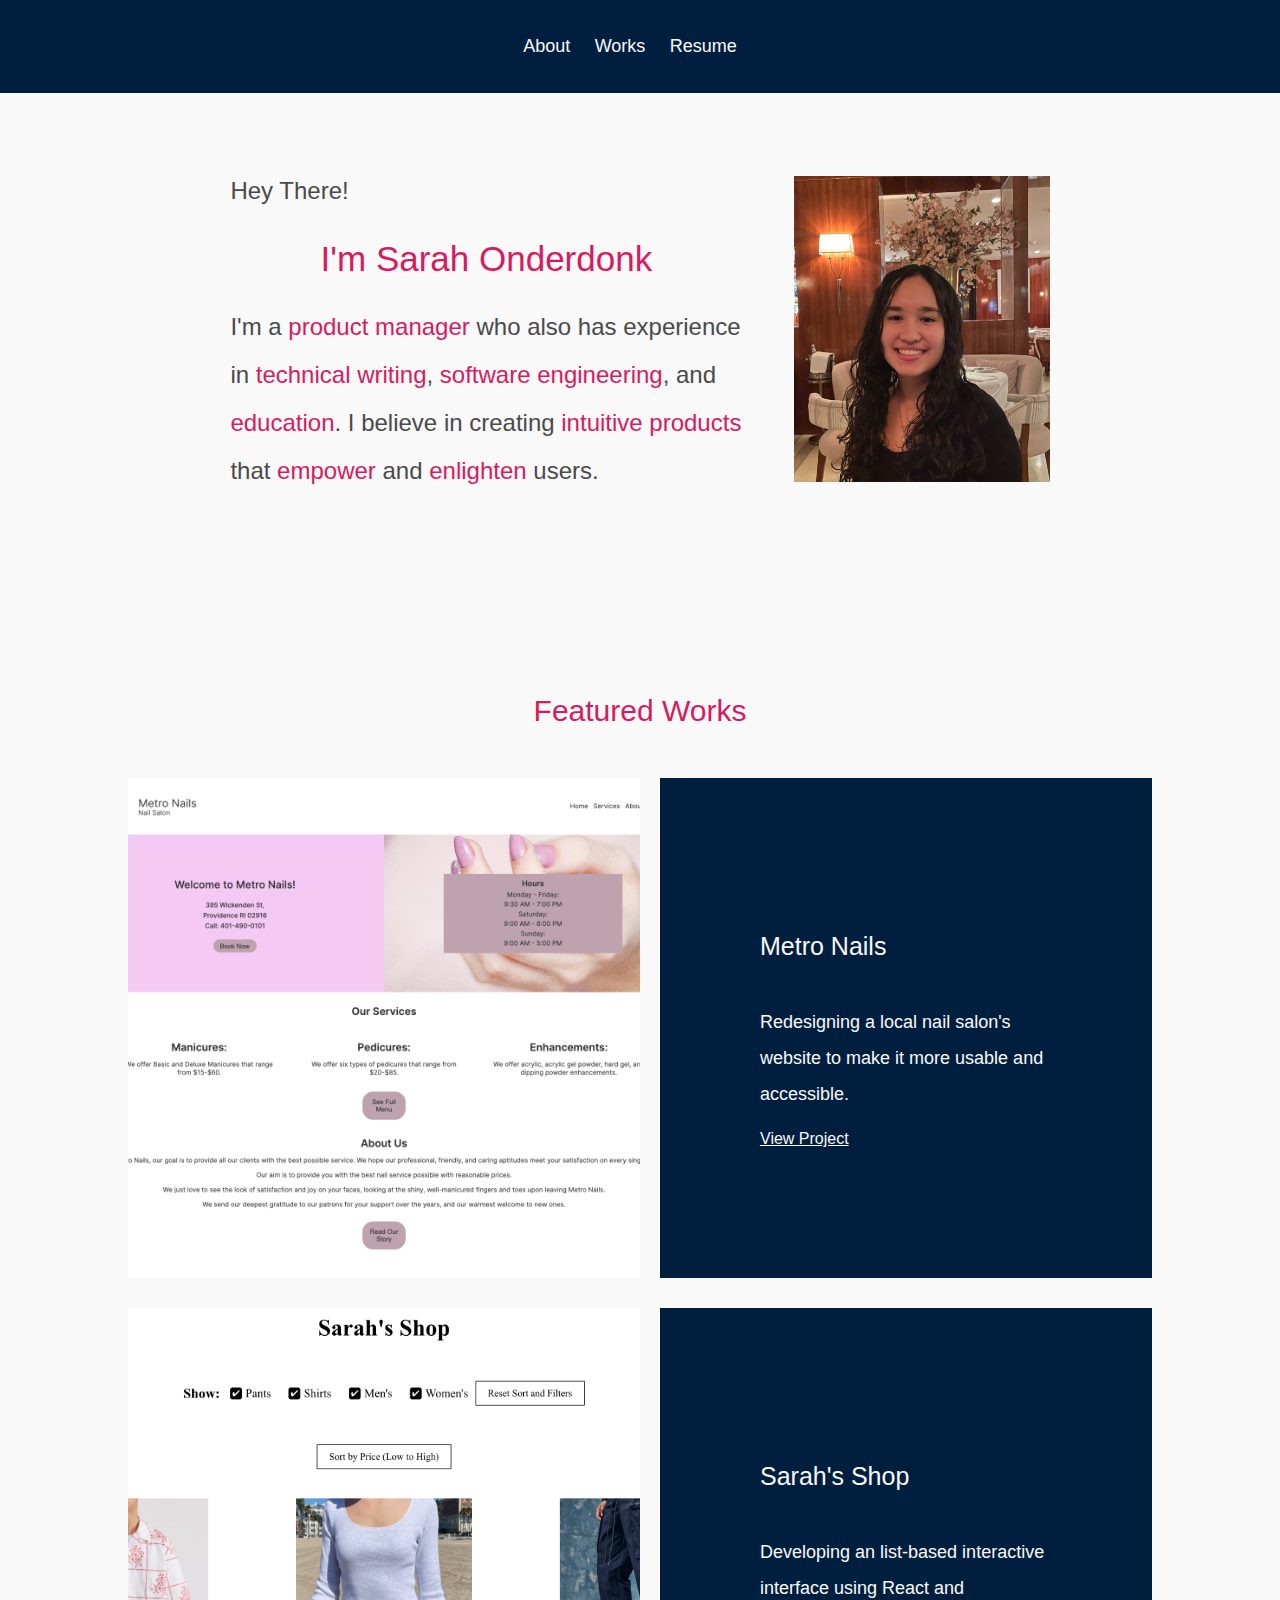
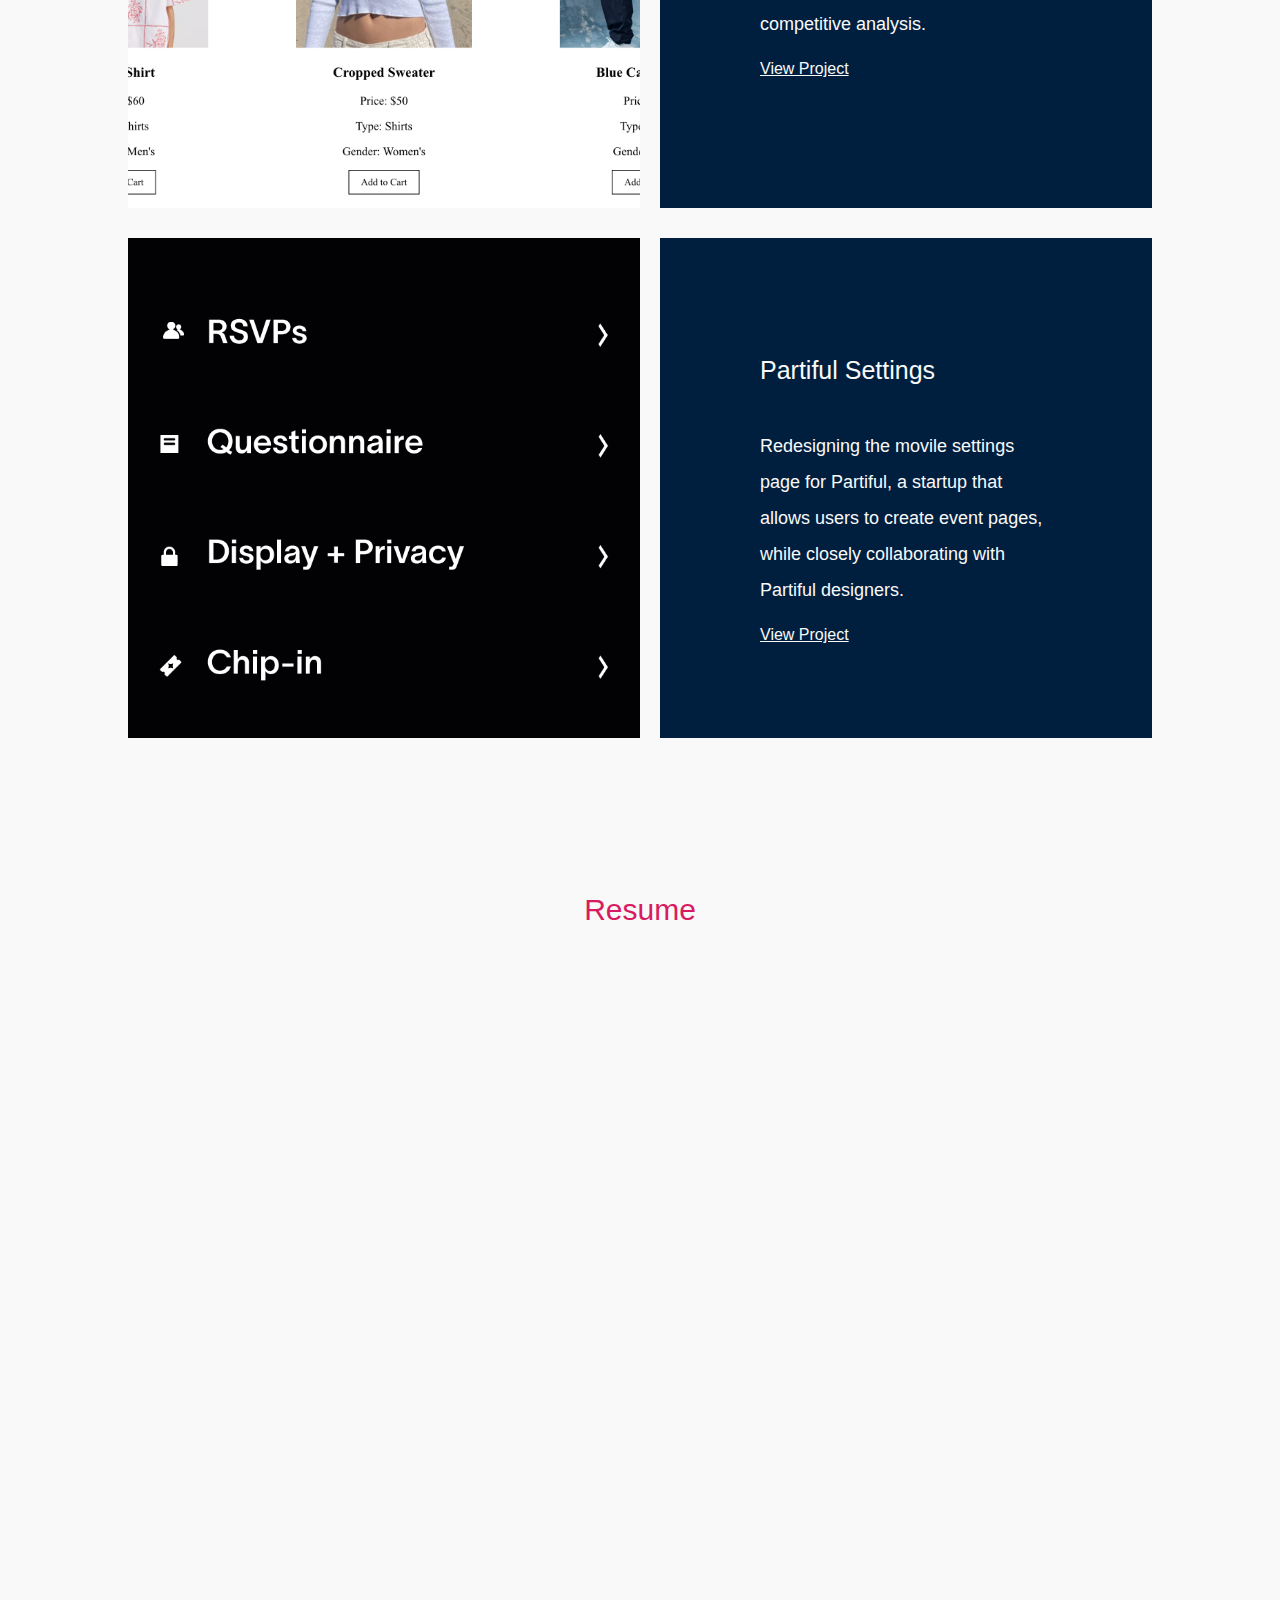
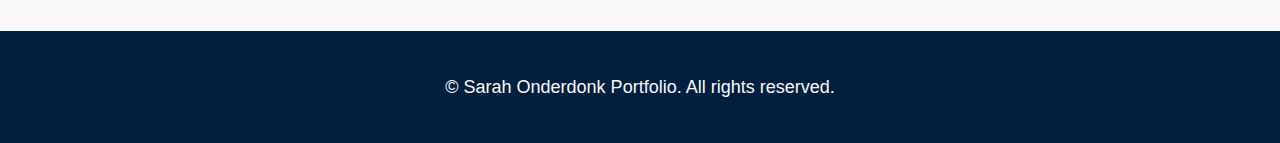
<file: index.html>
<!DOCTYPE html>
<html lang="en">
<head>
    <meta charset="UTF-8">
    <meta name="viewport" content="width=device-width, initial-scale=1.0">
    <link rel="stylesheet" href="styles.css">
    <title>Product Manager Portfolio</title>
</head>
<body>
    <header>
        <nav>
            <ul>
                <li><a href="#about">About</a></li>
                <li><a href="#works">Works</a></li>
                <li><a href="#resume">Resume</a></li>
            </ul>
        </nav>
    </header>
    
    <section id="about">
        <div class="intro">
            <div class="intro-text">
                <p>Hey There!</p>
                <h1>I'm Sarah Onderdonk</h1>
                <p>I'm a <span style="color: #D81B60;">product manager</span> who also has experience in <span style="color: #D81B60;">technical writing</span>, <span style="color: #D81B60;">software engineering</span>, and <span style="color: #D81B60;">education</span>. I believe in creating <span style="color: #D81B60;">intuitive products</span> that <span style="color: #D81B60;">empower</span> and <span style="color: #D81B60;">enlighten </span>users.</p>

            </div>
            <div class="intro-image">
                <img src="./assets/headshot.jpg" alt="Sarah Onderdonk">
            </div>
        </div>
    </section>
    
    <section id="works">
        <h2>Featured Works</h2>
        <div class="work">
            <img src="./assets/my-website.png" alt="Work 1" class="work-image">
            <div class="work-info">
                <h3>Metro Nails</h3>
                <p>Redesigning a local nail salon's website to make it more usable and accessible. </p>
                <a href="work1.html">View Project</a>
            </div>
        </div>
        <div class="work">
            <img src="./assets/sarahs-shop.png" alt="Work 2" class="work-image">
            <div class="work-info">
                <h3>Sarah's Shop</h3>
                <p>Developing an list-based interactive interface using React and competitive analysis. </p>
                <a href="work2.html">View Project</a>
            </div>
        </div>
        <div class="work">
            <img src="./assets/hifi1.png" alt="Work 3" class="work-image">
            <div class="work-info">
                <h3>Partiful Settings</h3>
                <p>Redesigning the movile settings page for Partiful, a startup that allows users to create event pages, while closely collaborating with Partiful designers.</p>
                <a href="work3.html">View Project</a>
            </div>
        </div>
    </section>
    
    <section id="resume">
        <h2>Resume</h2>
        <iframe src="./assets/resume.pdf" width="100%" height="600px"></iframe>
    </section>

    <footer>
        <p style="color: #f9f9f9;">&copy; Sarah Onderdonk Portfolio. All rights reserved.</p>
    </footer>
</body>
</html>
</file>
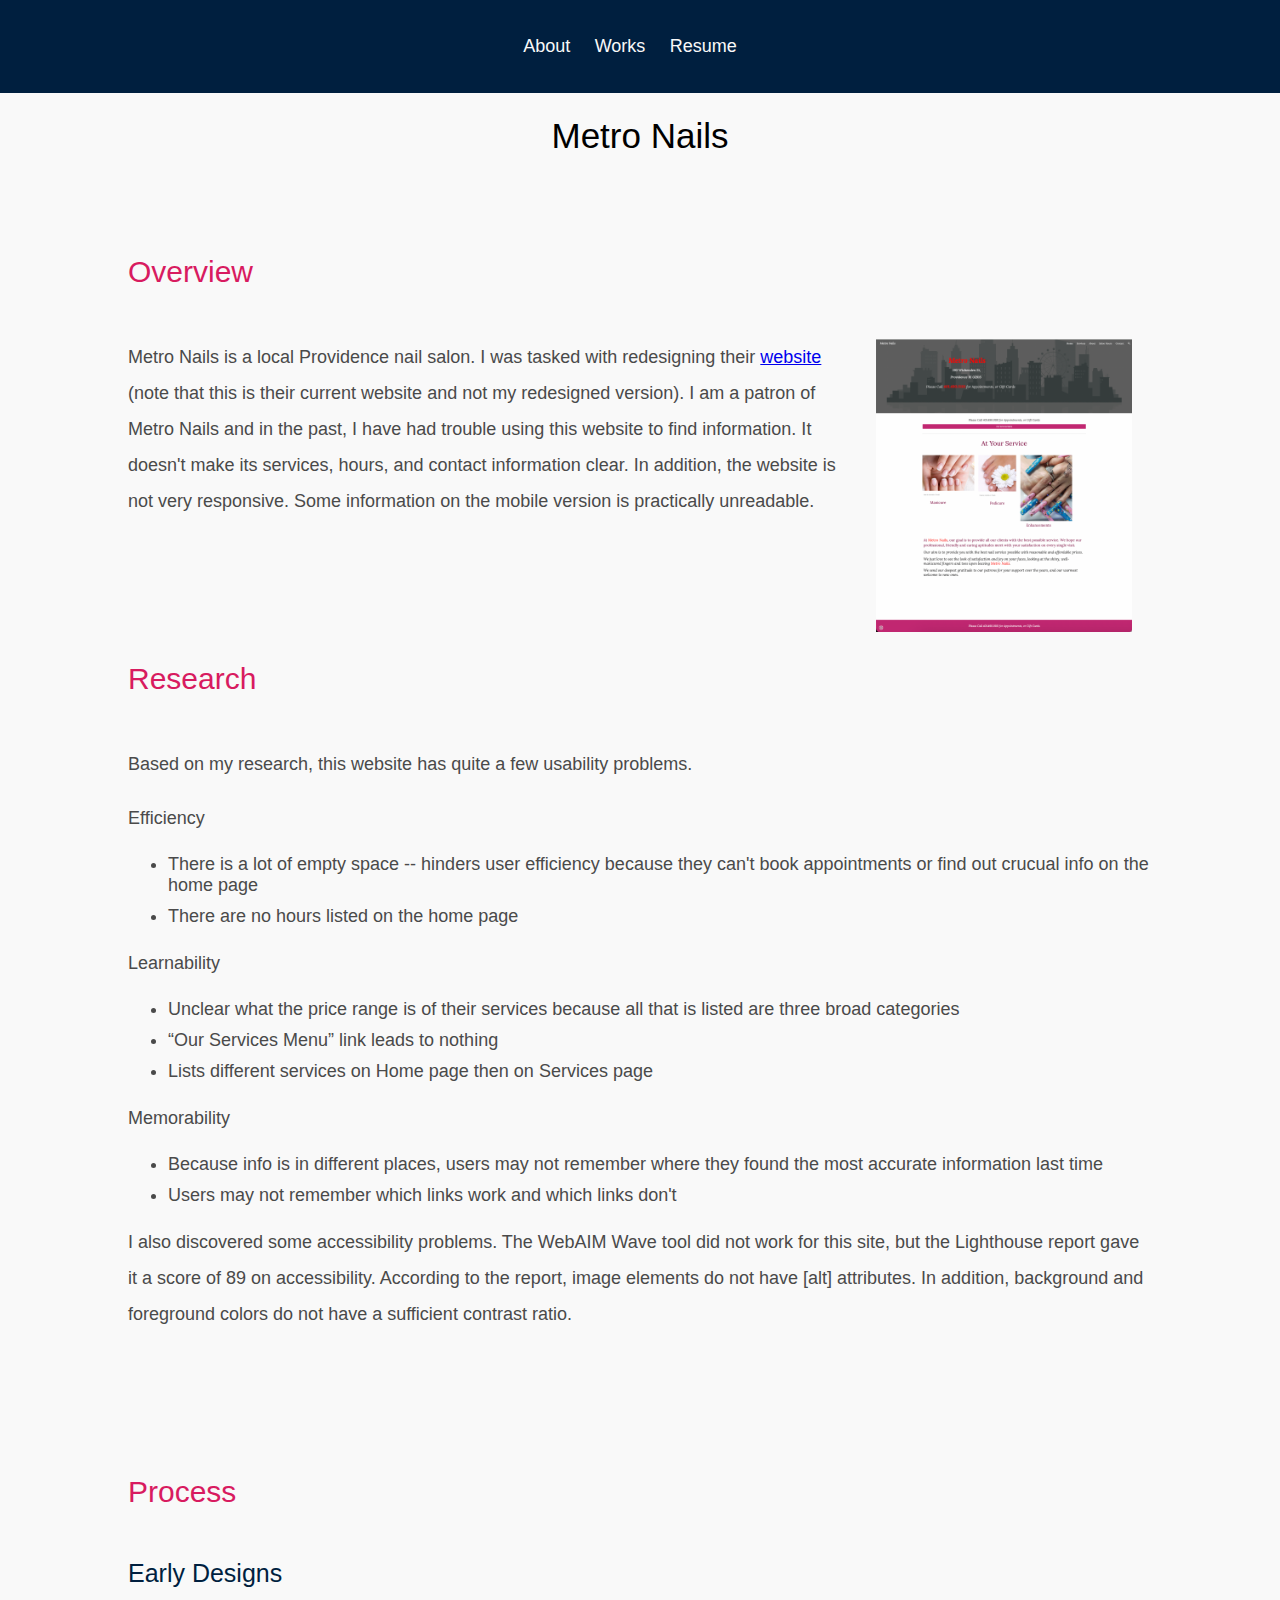
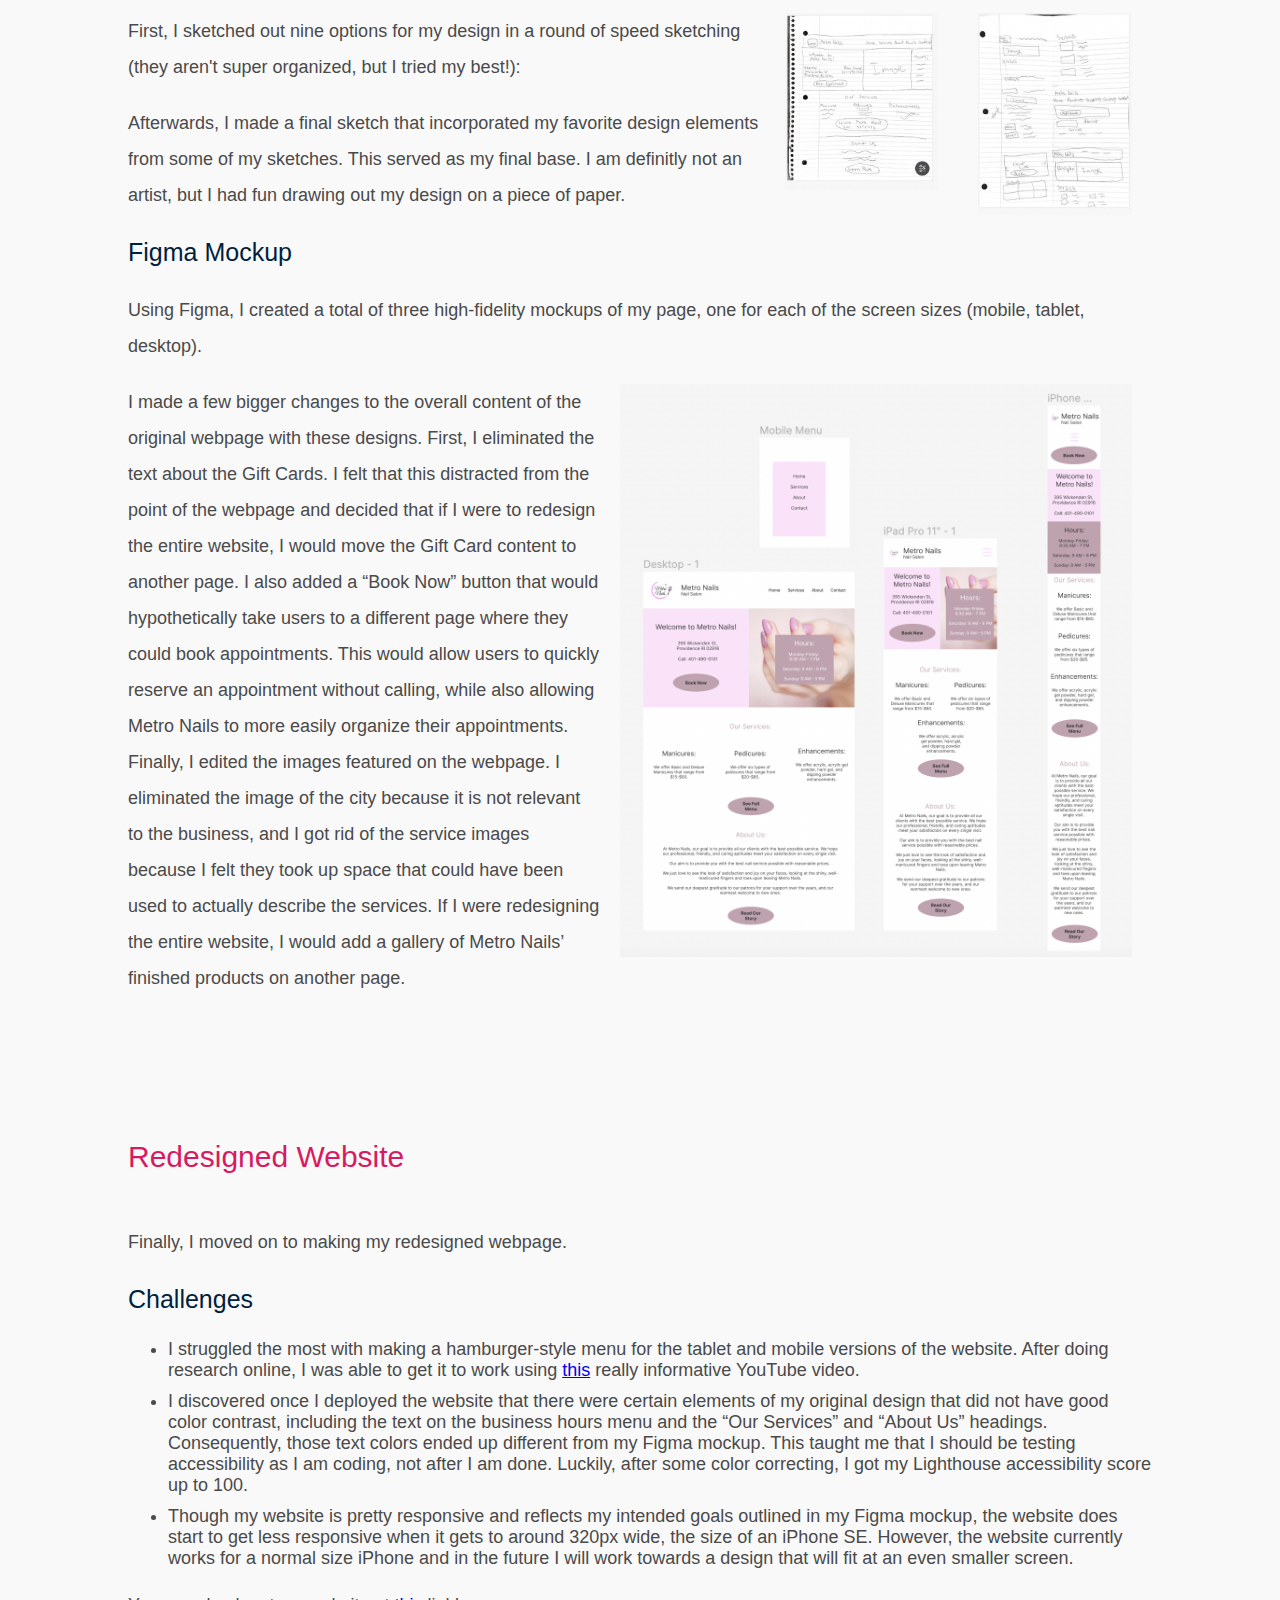
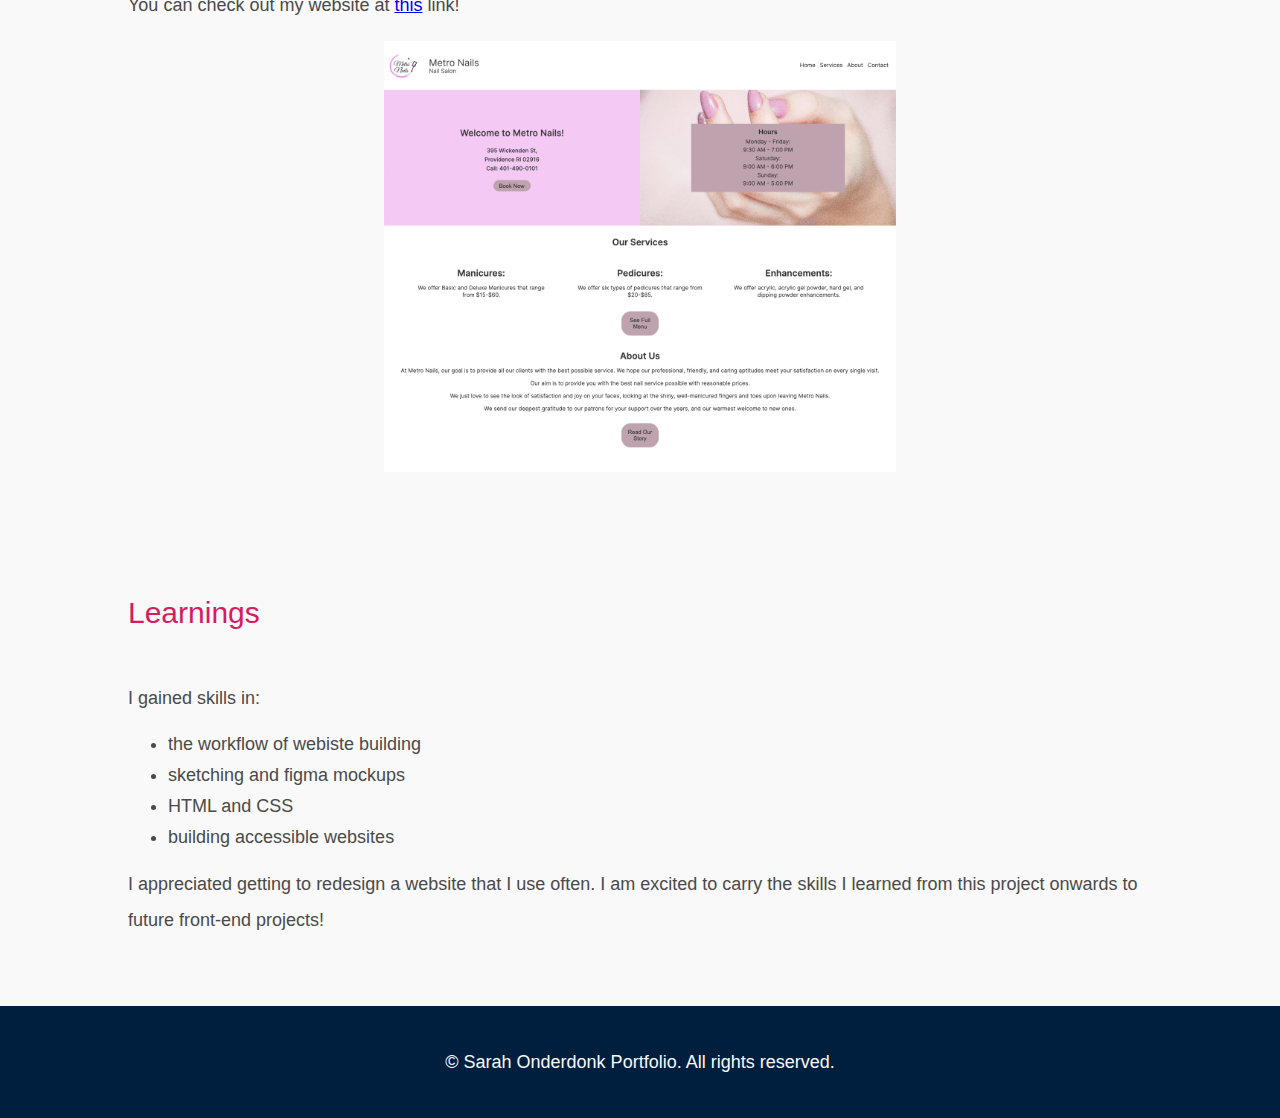
<file: work1.html>
<!DOCTYPE html>
<html lang="en">
<head>
    <meta charset="UTF-8">
    <meta name="viewport" content="width=device-width, initial-scale=1.0">
    <link rel="stylesheet" href="styles.css">
    <title>Work 1</title>
</head>
<body>
    <header>
        <nav>
            <ul>
                <li><a href="index.html#about">About</a></li>
                <li><a href="index.html#works">Works</a></li>
                <li><a href="index.html#resume">Resume</a></li>
            </ul>
        </nav>
    </header>
    <h1>Metro Nails</h1>
    <section id="overview1">
        <h2>Overview</h2>
        <img src=".\assets\metronails.png" alt="Metro Nails Website screenshot">
        <p>Metro Nails is a local Providence nail salon. I was tasked with redesigning their <a href="https://sites.google.com/view/metronails/home">website</a> (note that this is their current website and not my redesigned version). I am a patron of Metro Nails and in the past, I have had trouble using this website to find information. It doesn't make its services, hours, and contact information clear. In addition, the website is not very responsive. Some information on the mobile version is practically unreadable. </p>
    </section>
    
    <section id="research1">
        <h2>Research</h2>
        <p>Based on my research, this website has quite a few usability problems.</p>
        <p>Efficiency</p>
                <ul>
                    <li>There is a lot of empty space -- hinders user efficiency because they can't book appointments or find out crucual info on the home page
                    <li>There are no hours listed on the home page</li>
                </ul>
                </li>
                </ul>
            <p>Learnability</p>
                <ul>
                    <li>Unclear what the price range is of their services because all that is listed are three broad categories
                    <li>“Our Services Menu” link leads to nothing</li>
                    <li>Lists different services on Home page then on Services page</li>
                </ul>
                </li>
                </ul>
            <p>Memorability</p>
                <ul>
                    <li>Because info is in different places, users may not remember where they found the most accurate information last time
                    <li>Users may not remember which links work and which links don't </li>
                </ul>
                </li>
                </ul>
                <p>I also discovered some accessibility problems. The WebAIM Wave tool did not work for this site, but the Lighthouse report gave it a score of 89 on accessibility. According to the report, image elements do not have [alt] attributes. In addition, background and foreground colors do not have a sufficient contrast ratio. </p>
    </section>
    
    <section id="process1">
        <h2>Process</h2>
        <h3>Early Designs</h3>
        <img src="./assets/speed-sketch.png" alt="Speed Sketch Image">
        <img src="./assets/final-sketch.png" alt="Final Sketch Image">
        <p > First, I sketched out nine options for my design in a round of speed sketching (they aren't super organized, but I tried my best!): </p>
        <p>Afterwards, I made a final sketch that incorporated my favorite design elements from some of my sketches. This served as my final base. I am definitly not an artist, but I had fun drawing out my design on a piece of paper.</p>
        <h3>Figma Mockup</h3>
        <p>Using Figma, I created a total of three high-fidelity mockups of my page, one for each of the screen sizes (mobile, tablet, desktop). </p>
        <img src="./assets/high-fi-mock.png" alt="High-Fidelity Mockup Image">
        <p>I made a few bigger changes to the overall content of the original webpage with these designs. First, I eliminated the text about the Gift Cards. I felt that this distracted from the point of the webpage and decided that if I were to redesign the entire website, I would move the Gift Card content to another page. I also added a “Book Now” button that would hypothetically take users to a different page where they could book appointments. This would allow users to quickly reserve an appointment without calling, while also allowing Metro Nails to more easily organize their appointments. Finally, I edited the images featured on the webpage. I eliminated the image of the city because it is not relevant to the business, and I got rid of the service images because I felt they took up space that could have been used to actually describe the services. If I were redesigning the entire website, I would add a gallery of Metro Nails’ finished products on another page. </p>
    </section>
    
    <section id="solution1">
        <h2>Redesigned Website</h2>
        <p>Finally, I moved on to making my redesigned webpage. </p>
        <h3>Challenges </h3>
        <ul>
            <li>I struggled the most with making a hamburger-style menu for the tablet and mobile versions of the website. After doing research online, I was able to get it to work using <a href="https://www.youtube.com/watch?v=aNDqzlAKmZce">this</a> really informative YouTube video.</li>
            <li>I discovered once I deployed the website that there were certain elements of my original design that did not have good color contrast, including the text on the business hours menu and the “Our Services” and “About Us” headings. Consequently, those text colors ended up different from my Figma mockup. This taught me that I should be testing accessibility as I am coding, not after I am done. Luckily, after some color correcting, I got my Lighthouse accessibility score up to 100.</li>
            <li>Though my website is pretty responsive and reflects my intended goals outlined in my Figma mockup, the website does start to get less responsive when it gets to around 320px wide, the size of an iPhone SE. However, the website currently works for a normal size iPhone and in the future I will work towards a design that will fit at an even smaller screen.</li>
        </ul>
        <p>You can check out my website at <a href="https://sarahonderdonk.github.io/metro-nails/">this</a> link!</p>
        <img src="./assets/my-website.png" alt="Redesigned Website Image">
        </section>
    </section>

    <section id="learnings1">
        <h2>Learnings</h2>
        <p>I gained skills in:</p>
        <ul>
            <li>the workflow of webiste building</li>
            <li>sketching and figma mockups</li>
            <li>HTML and CSS</li>
            <li>building accessible websites</li>

        </ul>
        <p>I appreciated getting to redesign a website that I use often. I am excited to carry the skills I learned from this project onwards to future front-end projects!</p>
    </section>

    <footer>
        <p style="color: #f9f9f9;">&copy; Sarah Onderdonk Portfolio. All rights reserved.</p>
    </footer>
</body>
</html>
</file>
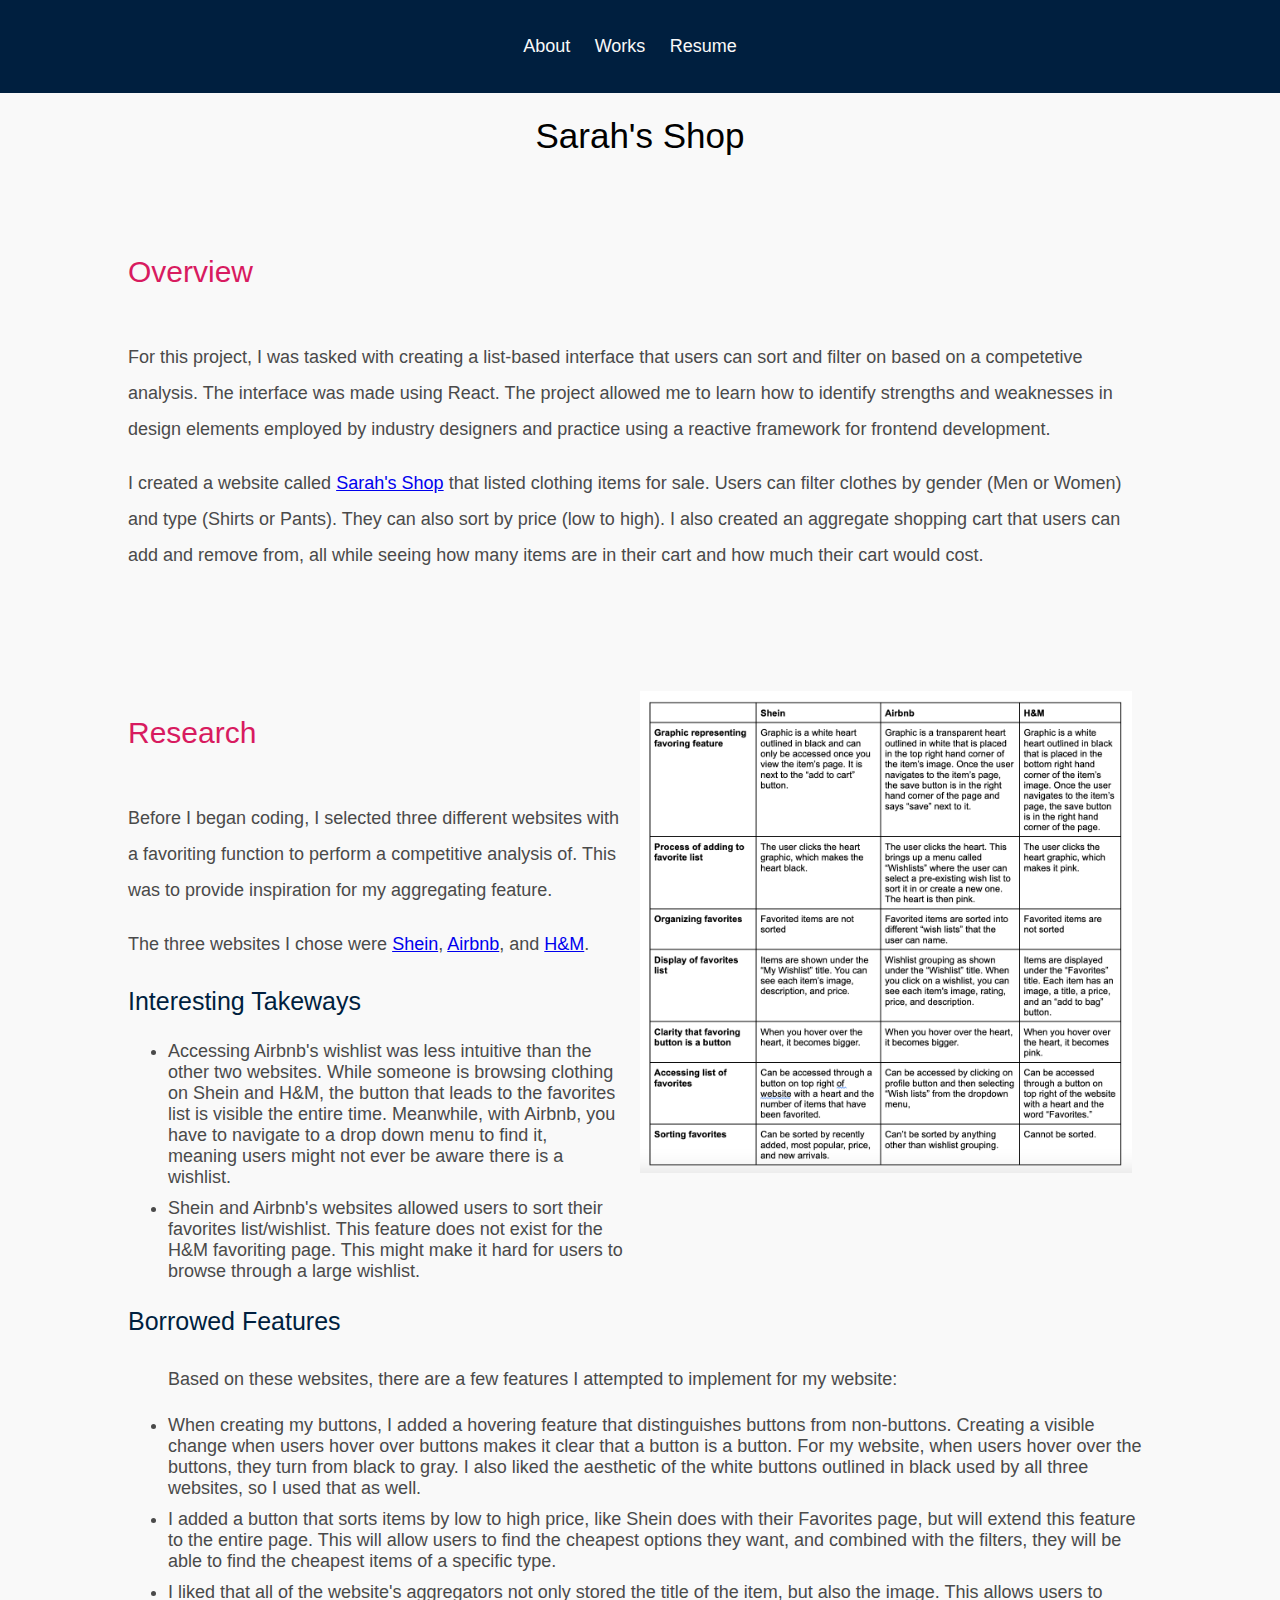
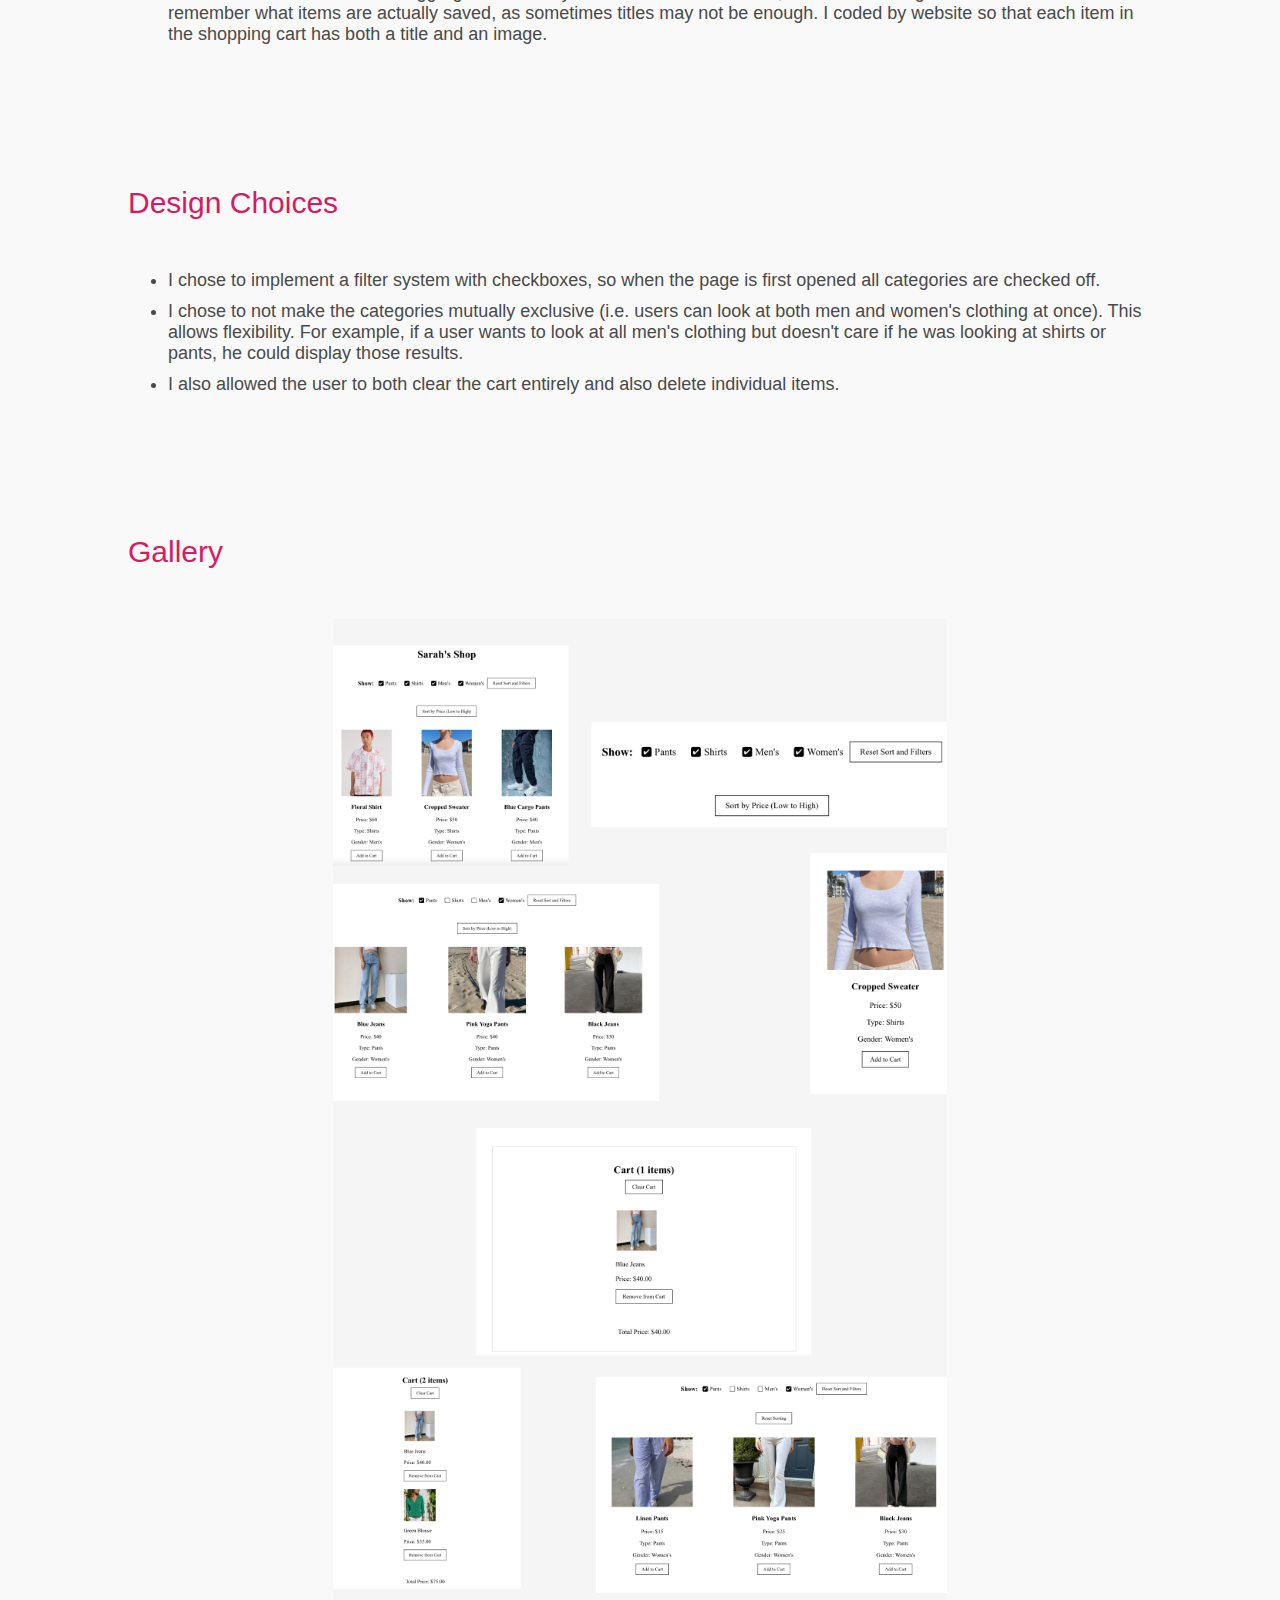
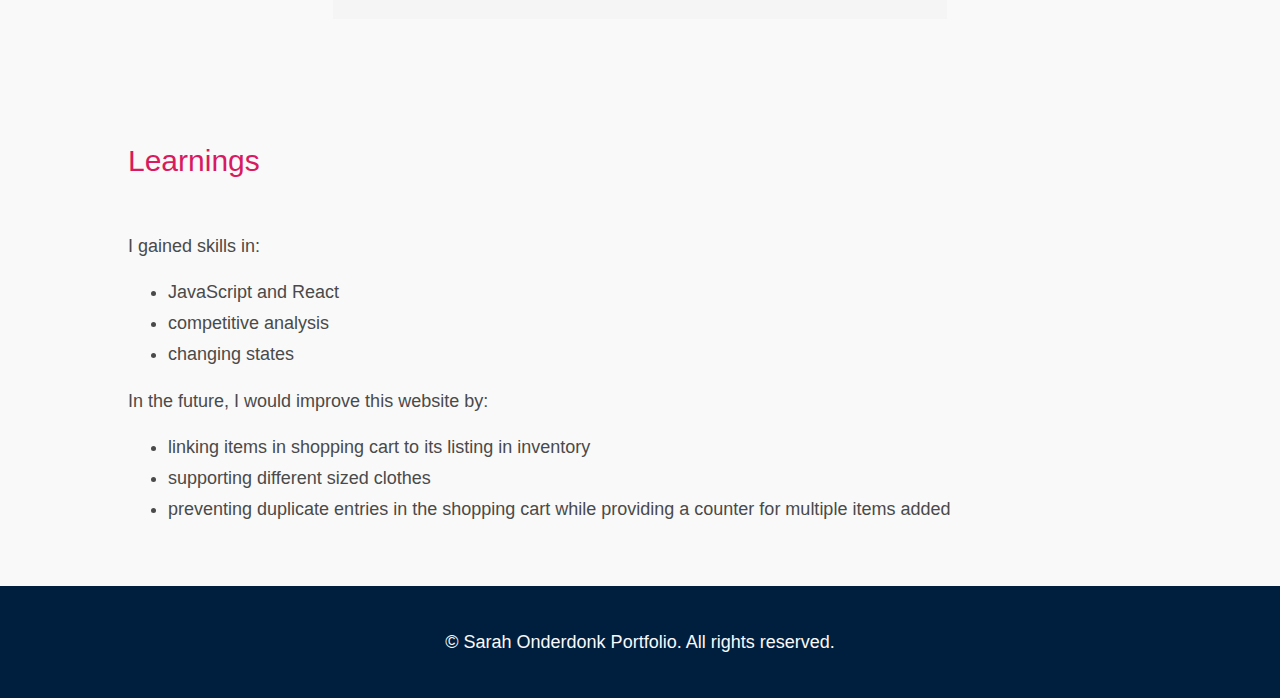
<file: work2.html>
<!DOCTYPE html>
<html lang="en">
<head>
    <meta charset="UTF-8">
    <meta name="viewport" content="width=device-width, initial-scale=1.0">
    <link rel="stylesheet" href="styles.css">
    <title>Work 2</title>
</head>
<body>
    <header>
        <nav>
            <ul>
                <li><a href="index.html#about">About</a></li>
                <li><a href="index.html#works">Works</a></li>
                <li><a href="index.html#resume">Resume</a></li>
            </ul>
        </nav>
    </header>
    <h1>Sarah's Shop</h1>
    <section id="overview2">
        <h2>Overview</h2>
        <p>For this project, I was tasked with creating a list-based interface that users can sort and filter on based on a competetive analysis. The interface was made using React. The project allowed me to learn how to identify strengths and weaknesses in design elements employed by industry designers and practice using a reactive framework for frontend development.</p>
        <p>I created a website called <a href="https://clothing-store-sepia.vercel.app/">Sarah's Shop</a> that listed clothing items for sale. Users can filter clothes by gender (Men or Women) and type (Shirts or Pants). They can also sort by price (low to high). I also created an aggregate shopping cart that users can add and remove from, all while seeing how many items are in their cart and how much their cart would cost. </p>
    </section>
    
    <section id="research2">
        <img src="./assets/chart.png" alt="Competitive Analysis Chart">
        <div class="text">
            <h2>Research</h2>
            <p>Before I began coding, I selected three different websites with a favoriting function to perform a competitive analysis of. This was to provide inspiration for my aggregating feature.</p>
            <p>The three websites I chose were <a href="https://us.shein.com/">Shein</a>, <a href="https://www.airbnb.com/">Airbnb</a>, and <a href="https://www2.hm.com/en_us/index.html">H&M</a>.</p>
            <h3>Interesting Takeways</h3>
            <ul>
                <li>Accessing Airbnb's wishlist was less intuitive than the other two websites. While someone is browsing clothing on Shein and H&M, the button that leads to the favorites list is visible the entire time. Meanwhile, with Airbnb, you have to navigate to a drop down menu to find it, meaning users might not ever be aware there is a wishlist.</li>
                <li>Shein and Airbnb's websites allowed users to sort their favorites list/wishlist. This feature does not exist for the H&M favoriting page. This might make it hard for users to browse through a large wishlist.</li>
            </ul>
        </div>
        <h3>Borrowed Features</h3>
            <ul>
                <p>Based on these websites, there are a few features I attempted to implement for my website:</p>
                <li>When creating my buttons, I added a hovering feature that distinguishes buttons from non-buttons. Creating a visible change when users hover over buttons makes it clear that a button is a button. For my website, when users hover over the buttons, they turn from black to gray. I also liked the aesthetic of the white buttons outlined in black used by all three websites, so I used that as well.</li>
                <li>I added a button that sorts items by low to high price, like Shein does with their Favorites page, but will extend this feature to the entire page. This will allow users to find the cheapest options they want, and combined with the filters, they will be able to find the cheapest items of a specific type.</li>
                <li>I  liked that all of the website's aggregators not only stored the title of the item, but also the image. This allows users to remember what items are actually saved, as sometimes titles may not be enough. I coded by website so that each item in the shopping cart has both a title and an image.</li>
            </ul>
    </section>
    
    
    <section id="solution2">
        <h2>Design Choices</h2>
        <ul>
            <li>I chose to implement a filter system with checkboxes, so when the page is first opened all categories are checked off. </li>
            <li>I chose to not make the categories mutually exclusive (i.e. users can look at both men and women's clothing at once). This allows flexibility. For example, if a user wants to look at all men's clothing but doesn't care if he was looking at shirts or pants, he could display those results.</li>
            <li>I also allowed the user to both clear the cart entirely and also delete individual items.</li>
        </ul>
    </section>


    <section id="gallery2">
        <h2>Gallery</h2>
        <img src="./assets/figma1.png" alt="Work 2" class="work-image">
        <img src="./assets/figma2.png" alt="Work 2" class="work-image">

    </section>

    <section id="learnings2">
        <h2>Learnings</h2>
        <p>I gained skills in:</p>
        <ul>
            <li>JavaScript and React</li>
            <li>competitive analysis</li>
            <li>changing states</li>
        </ul>
        <p>In the future, I would improve this website by:</p>
        <ul>
            <li>linking items in shopping cart to its listing in inventory</li>
            <li>supporting different sized clothes</li>
            <li>preventing duplicate entries in the shopping cart while providing a counter for multiple items added</li>
        </ul>
    </section>

    <footer>
        <p style="color: #f9f9f9;">&copy; Sarah Onderdonk Portfolio. All rights reserved.</p>
    </footer>
</body>
</html>
</file>
<file: styles.css>
body {
    font-family: 'Segoe UI', Tahoma, Geneva, Verdana, sans-serif;
    margin: 0;
    padding: 0;
    background-color: #f9f9f9;
}

header {
    background-color: #001F3F;
    padding: 20px;
    text-align: center;
}

header h1 {
    margin: 0;
    color: #f9f9f9;
}

nav ul {
    list-style-type: none;
    padding: 0;
}

nav ul li {
    display: inline;
    margin-right: 20px;
    font-size: 18px;

}

nav ul li a {
    text-decoration: none;
    color: #f9f9f9;
}

/* Styles for regular links */
#works a {
    color: #f9f9f9; /* Set the default color for links (light blue) */
}

/* Styles for links when hovered */
#works a:hover {
    color: #D81B60; /* Set the color for links when hovered (gold/yellow) */
}

section {
    padding: 50px 20px;
    width: 80%;
    margin: 0 auto;
}

h1 {
    text-align: center;
    font-weight: normal;
    font-size: 35px;


}

h2 {
    color: #D81B60;
    text-align: left; /* Center align the text */
    font-weight: normal;
    font-size: 30px;
    margin-bottom: 50px;

}

h3 {
    color: #001F3F;
    text-align: left; /* Center align the text */
    font-weight: normal;
    font-size: 25px;
}

p {
    color: #4A4A4A;
    font-size: 18px;
    line-height: 2;
}
#works p {
    color: #f9f9f9;
}


/* Adjust spacing for list items */
ul li {
    margin-bottom: 10px; /* Add bottom margin to create space between list items */
    font-size: 18px;
    color: #4A4A4A;
}

/* Adjust spacing for nested lists */
ul ul {
    margin-top: 5px; /* Add top margin to nested unordered lists */
    margin-bottom: 5px; /* Add bottom margin to nested unordered lists */
}

.intro {
    display: flex;
    align-items: center;
    justify-content: space-between;
    margin-bottom: 50px;
}

.intro-text {
    flex: 1;
    max-width: 50%;
    padding-left: 10%;
}

.intro-text p {
    color: #4A4A4A;
    font-size: 24px; /* Adjust the font size */

}

.intro-text h1 {
    color: #D81B60; /* Pink color */
    font-size: 35px; /* Adjust the font size */
    font-weight: normal;
}

.intro-image {
    max-width: 25%;
    max-height: 50%;
    padding-right: 10%;
}

.intro-image img {
    width: 100%; /* Ensure the image fills the container */
    height: auto;
}

footer {
    background-color: #001F3F;
    padding: 20px;
    text-align: center;
}

.work {
    display: flex;
    align-items: flex-start; /* Align items to the top */
    margin-bottom: 30px;
}

.work-info h3 {
    color: #f9f9f9;

}

.work-image {
    flex: 0 0 auto; /* Allow the image to grow or shrink */
    width: 50%; /* Set a fixed width */
    height: 500px; /* Set a fixed height */
    object-fit: cover; /* Crop the image to fit the dimensions */
}

.work-info {
    flex: 1;
    display: flex; /* Use flexbox for .work-info */
    flex-direction: column; /* Align children vertically */
    margin-left: 0; /* Adjust margin as needed */
    background-color: #001F3F; /* Set background color */
    padding-left: 100px; /* Add padding to the text container */
    padding-right: 100px;
    justify-content: center; /* Center content vertically */
    width: 50%;
    height: 500px;
    color: #f9f9f9;
}

#works h2 {
    text-align: center;
}

#resume h2 {
    text-align: center;
}

iframe {
    border: none;
}

img {
    margin-right: 20px; /* Add some space between the image and text */
    width: 25%;
}



/*work 1*/
#overview1 img {
    float: right;
    margin-left: 20px;
    width: 25%;
}

#process1 img:nth-of-type(1),
#process1 img:nth-of-type(2) {
    float: right; /* Float the first two images to the right */
    margin-left: 20px; /* Add some left margin to create space between the text and image */
    margin-bottom: 20px; /* Add some bottom margin to create space between the images */
    width: 15%;
}

#process1 img:nth-of-type(3) {
    float: right; /* Float the third image to the right */
    width: 50%; /* Set the width of the third image to 50% of its container */
    margin-left: 20px; /* Add left margin to create space between the second image and the third image */
    margin-bottom: 20px; /* Add bottom margin to create space between the image and the paragraph below */
}


#process1 p {
    margin-left: 0; /* Reset margin to 0 */
    margin-right: 0; /* Reset margin to 0 */
    margin-bottom: 20px;
}

#solution1 img{
    width: 50%;
    display: block; /* Ensure the image behaves like a block-level element */
    margin: 0 auto; /* Set top and bottom margins to 0, and left and right margins to auto */

}


/*work 2*/

#research2 {
    overflow: hidden; /* Clear floats */
}

#research2 .text {
    width: calc(50%); /* Set the width of the text container */
 /* Add left margin to separate text from the image */
}

#research2 img {
    margin-bottom: 20px;
    float: right; /* Float the image to the right */
    width: 48%; /* Set the width of the image */
    margin-left: 20px; /* Add left margin to separate image from text */
}



#gallery2 img {
    display: block; /* Ensure the image is treated as a block element */
    margin: 0 auto; /* Center the image horizontally */
    width: 60%; /* Set the width of the image */
}


/*work 3*/

.partiful-holder{
    display: flex;
    flex-direction: row;
    width: 100%;
    overflow-x: scroll; 
    position: relative;
    box-sizing: border-box; 
    border-right: 1px solid #ccc; 
    box-shadow: 0 0 5px rgba(0, 0, 0, 0.1); 


}

.partiful-holder img{
    width:30%;
    height: auto;
    margin-right: 2%;
    
}

.sketches-holder{
    display: flex;
    flex-direction: row;
    width: 100%;
    overflow-x: scroll; 
    position: relative;
    box-sizing: border-box; 
    border-right: 1px solid #ccc; 
    box-shadow: 0 0 5px rgba(0, 0, 0, 0.1); 


}

.sketches-holder img{
    width:30%;
    height: auto;
    margin-right: 2%;
    
}

.lofi-holder img {
    width:30%;
    height: auto;
    margin-right: 2%;
}

.lofi-holder {
    display: flex;
    flex-direction: row;
    width: 100%;
    overflow-x: scroll; 
    position: relative;
    box-sizing: border-box; 
    border-right: 1px solid #ccc; 
    box-shadow: 0 0 5px rgba(0, 0, 0, 0.1); 
    
}

.hifi-holder img {
    width:30%;
    height: auto;
    margin-right: 2%;
}

.hifi-holder {
    display: flex;
    flex-direction: row;
    width: 100%;
    overflow-x: scroll; 
    position: relative;
    box-sizing: border-box; 
    border-right: 1px solid #ccc; 
    box-shadow: 0 0 5px rgba(0, 0, 0, 0.1); 
}

.style-container {
    display: flex;
    align-items: center;
}

.style-text {
    flex: 1;
    padding-right: 10px; /* Adjust padding between text and image */
    margin-right: 10px; /* Adjust margin between text and container */
    align-self: flex-start; 
}

.style-image {
    flex: 1;
    text-align: right;
}

.style-image img {
    width: 100%; /* Make the image width 100% of its container */
    height: auto; /* Maintain aspect ratio */
    /* max-width: 400px; Set a maximum width for the image */
}

.feedback-holder img {
    width:30%;
    height: auto;
    margin-right: 2%;
}

.feedback-holder {
    display: flex;
    flex-direction: row;
    width: 100%;
    position: relative;
}
</file>
